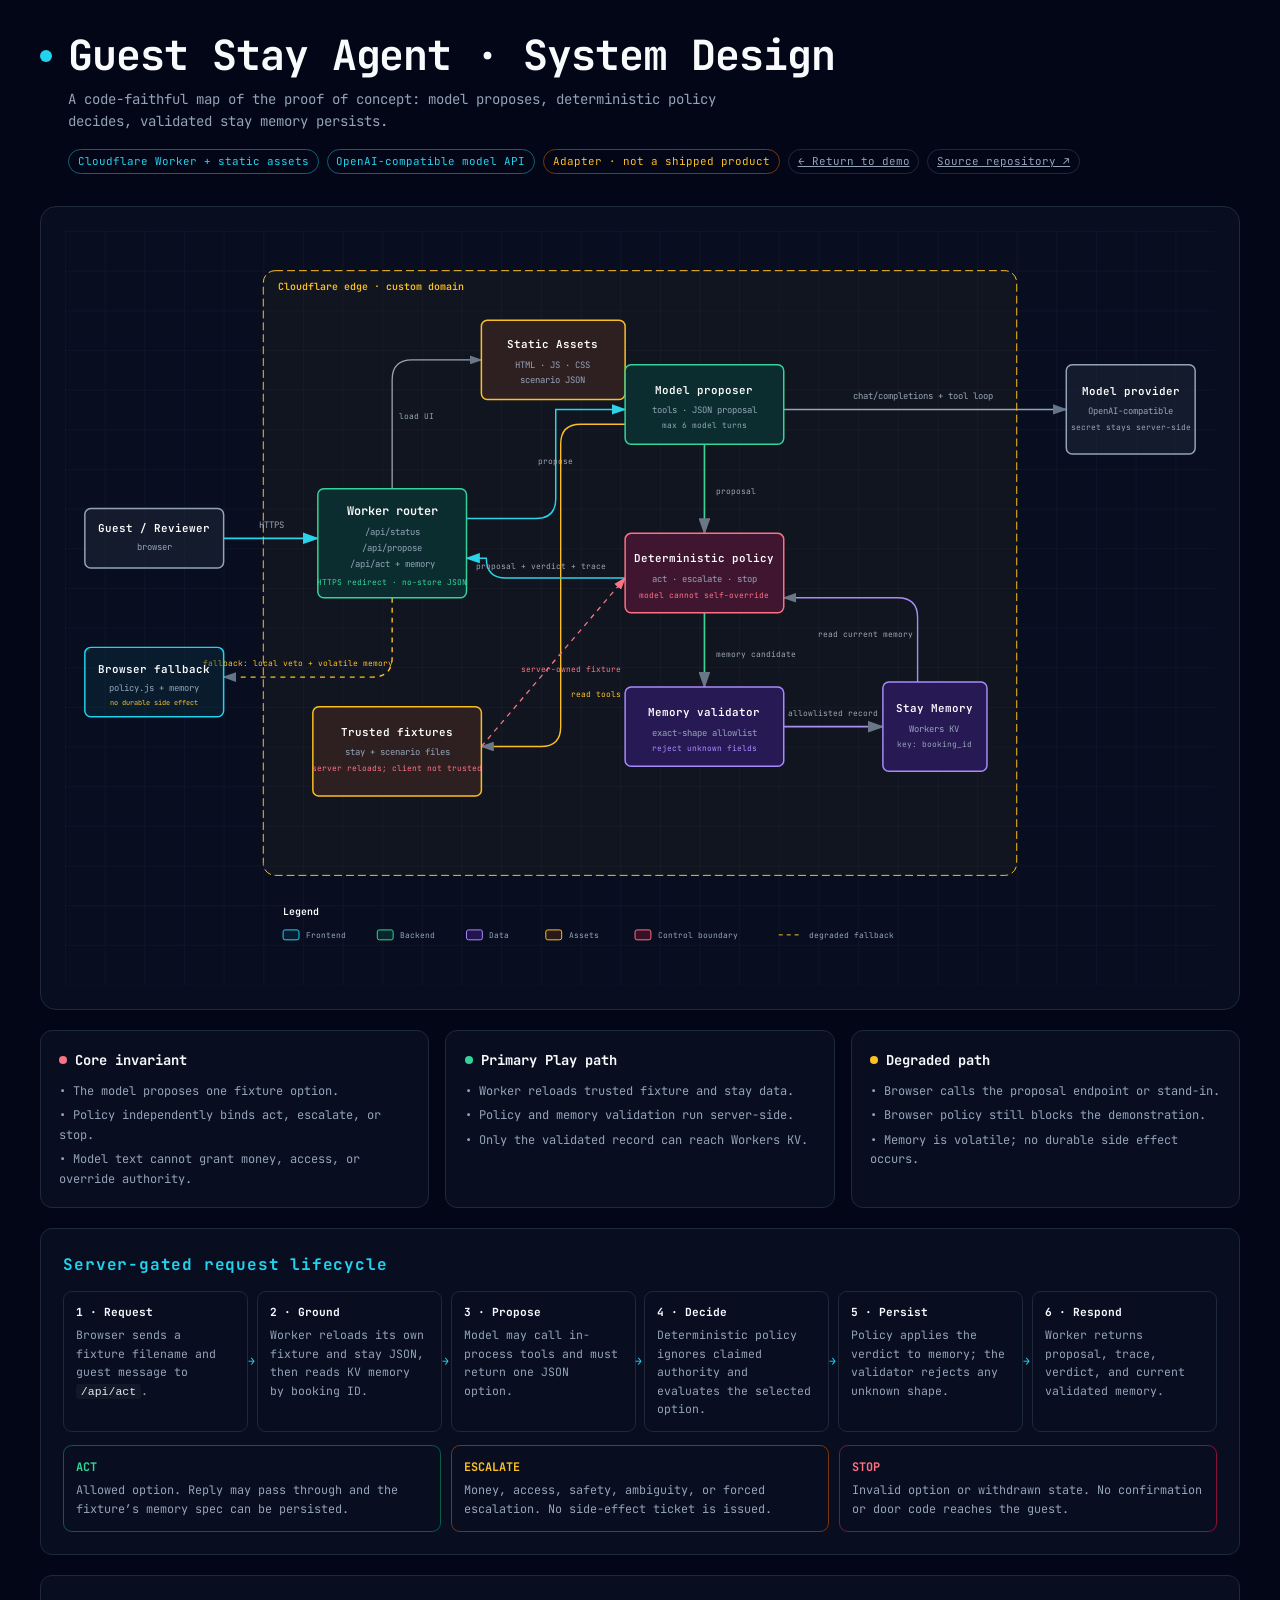
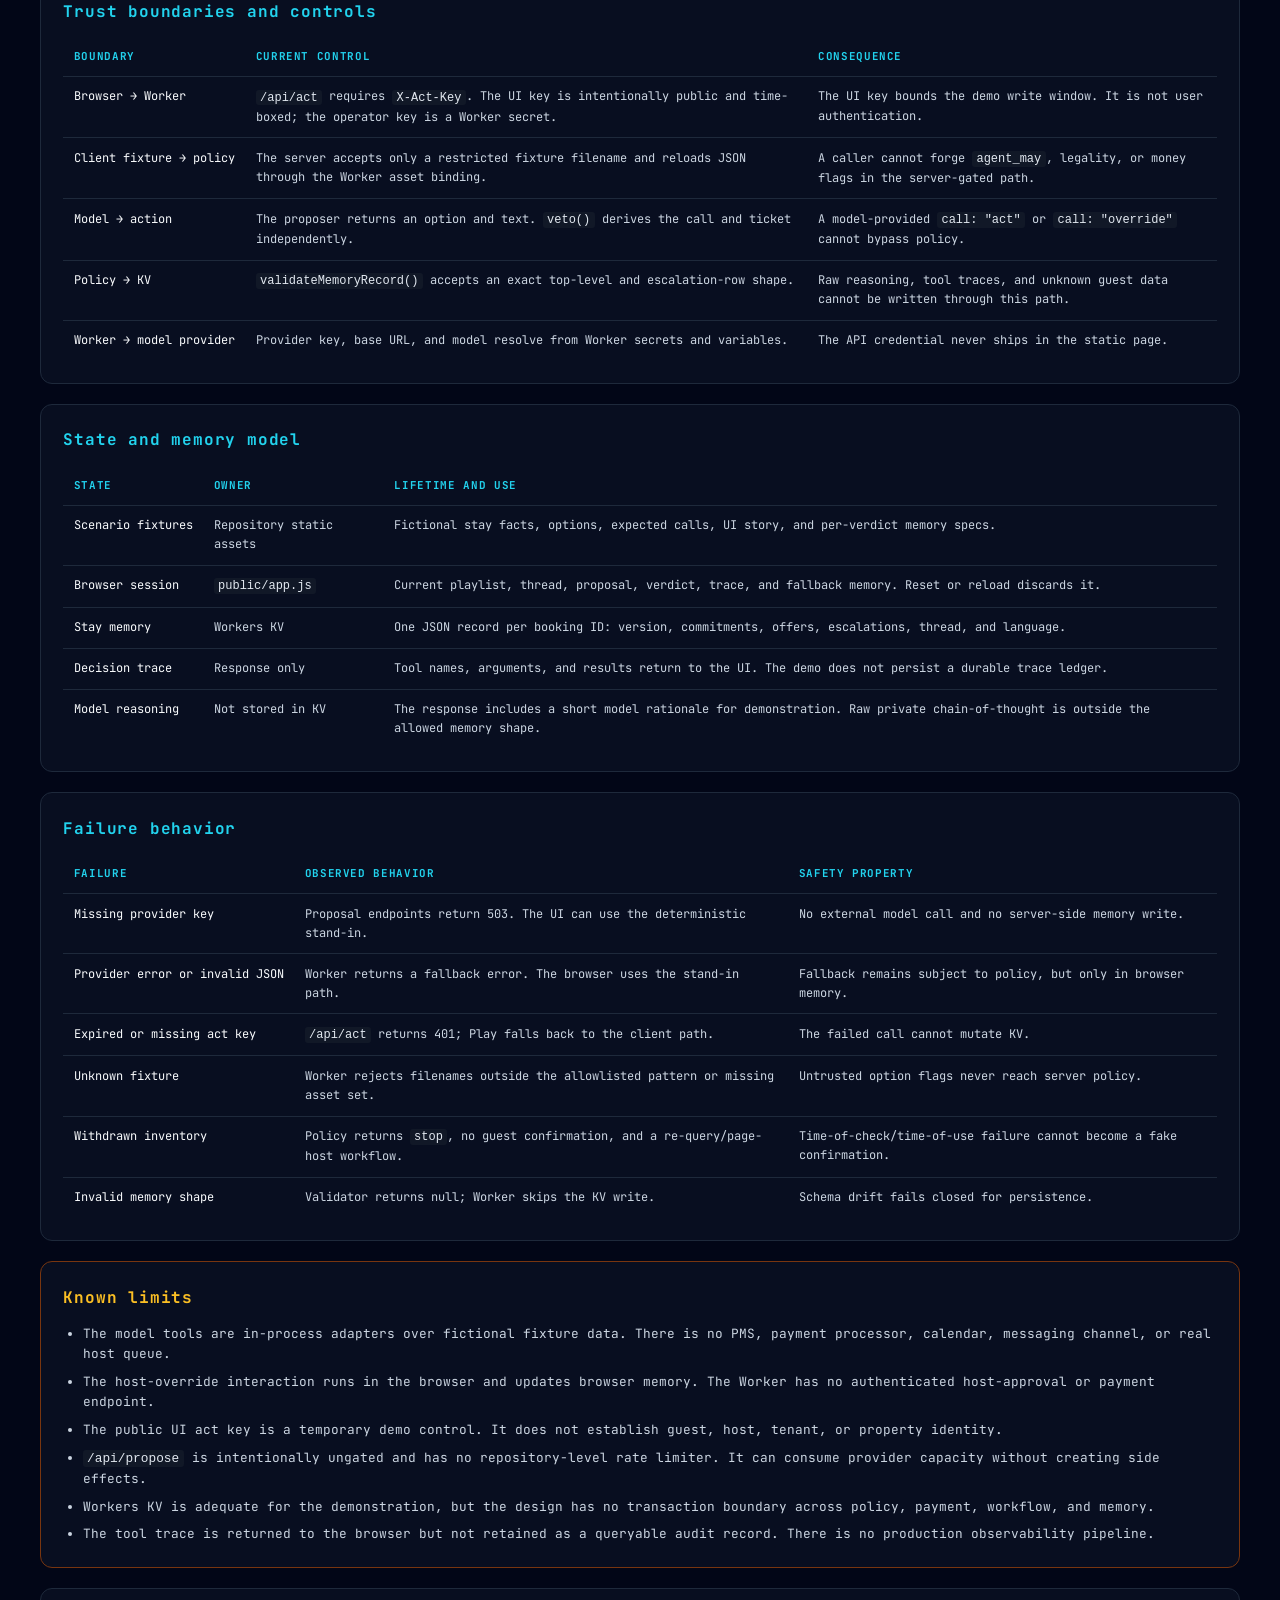
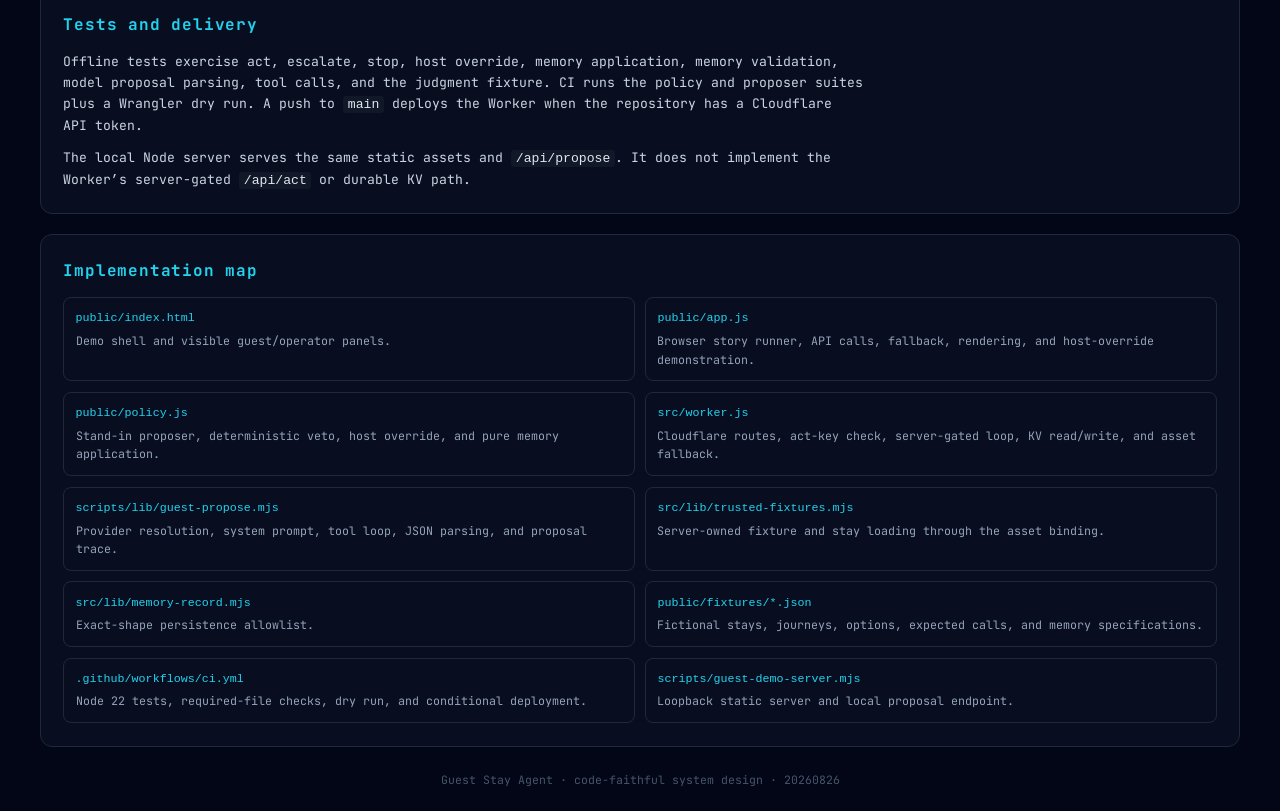
<file: public/system-design.html>
<!DOCTYPE html>
<html lang="en">
<head>
  <meta charset="UTF-8">
  <meta name="viewport" content="width=device-width, initial-scale=1.0">
  <meta name="description" content="System design for the guest-stay-agent proof of concept.">
  <title>Guest Stay Agent · System Design</title>
  <link rel="stylesheet" href="https://fonts.googleapis.com/css2?family=JetBrains+Mono:wght@400;500;600;700&amp;display=swap">
  <style>
    :root{--bg:#020617;--panel:#0f172a;--line:#1e293b;--ink:#f8fafc;--mute:#94a3b8;--cyan:#22d3ee;--emerald:#34d399;--violet:#a78bfa;--amber:#fbbf24;--rose:#fb7185;--orange:#fb923c}
    *{box-sizing:border-box;margin:0;padding:0}html{-webkit-text-size-adjust:100%;text-size-adjust:100%;scroll-behavior:smooth}body{background:var(--bg);color:var(--ink);font-family:"JetBrains Mono",ui-monospace,monospace;line-height:1.6;padding:2rem}.container{max-width:1200px;margin:0 auto}.header{margin-bottom:2rem}.header-row{display:flex;align-items:center;gap:1rem;margin-bottom:.5rem}.pulse-dot{width:12px;height:12px;background:var(--cyan);border-radius:50%;animation:pulse 2s infinite}@keyframes pulse{0%,100%{opacity:1}50%{opacity:.45}}h1{font-size:clamp(1.7rem,4vw,2.6rem);line-height:1.15;letter-spacing:-.025em}.subtitle{color:var(--mute);font-size:.875rem;margin-left:1.75rem;max-width:84ch}.meta{display:flex;flex-wrap:wrap;gap:.5rem;margin:1rem 0 0 1.75rem}.chip{border:1px solid var(--line);border-radius:999px;color:var(--mute);font-size:.68rem;padding:.2rem .55rem}.chip.cyan{border-color:#155e75;color:var(--cyan)}.chip.amber{border-color:#78350f;color:var(--amber)}a{color:var(--cyan)}a:focus-visible{outline:2px solid var(--cyan);outline-offset:2px}.diagram-container{background:rgba(15,23,42,.5);border-radius:1rem;border:1px solid var(--line);padding:1.5rem;overflow-x:auto}.diagram-container svg{width:100%;min-width:980px;display:block}.cards{display:grid;grid-template-columns:repeat(3,1fr);gap:1rem;margin-top:1.25rem}.card,.section{background:rgba(15,23,42,.5);border-radius:.75rem;border:1px solid var(--line)}.card{padding:1.15rem}.card-header{display:flex;align-items:center;gap:.5rem;margin-bottom:.65rem}.card-dot{width:8px;height:8px;border-radius:50%}.card-dot.cyan{background:var(--cyan)}.card-dot.emerald{background:var(--emerald)}.card-dot.violet{background:var(--violet)}.card-dot.amber{background:var(--amber)}.card-dot.rose{background:var(--rose)}.card h3{font-size:.86rem}.card ul{list-style:none;color:var(--mute);font-size:.75rem}.card li+li{margin-top:.35rem}.section{padding:1.4rem;margin-top:1.25rem}.section h2{color:var(--cyan);font-size:1rem;letter-spacing:.05em;margin-bottom:.85rem}.section h3{font-size:.85rem;margin:1rem 0 .45rem}.section p{color:#cbd5e1;font-size:.82rem;max-width:100ch}.section p+p{margin-top:.7rem}.flow{display:grid;grid-template-columns:repeat(6,1fr);gap:.55rem;align-items:stretch}.step{position:relative;border:1px solid var(--line);border-radius:.55rem;padding:.75rem;color:var(--mute);font-size:.72rem}.step b{display:block;color:var(--ink);font-size:.7rem;margin-bottom:.3rem}.step:not(:last-child)::after{content:"→";position:absolute;right:-.48rem;top:50%;transform:translateY(-50%);color:var(--cyan);z-index:2}.call-grid{display:grid;grid-template-columns:repeat(3,1fr);gap:.65rem;margin-top:.85rem}.call{border:1px solid var(--line);border-radius:.55rem;padding:.75rem;font-size:.74rem;color:var(--mute)}.call b{display:block;margin-bottom:.25rem}.call.act{border-color:#065f46}.call.act b{color:var(--emerald)}.call.escalate{border-color:#78350f}.call.escalate b{color:var(--amber)}.call.stop{border-color:#881337}.call.stop b{color:var(--rose)}.table-wrap{overflow-x:auto}table{width:100%;border-collapse:collapse;font-size:.75rem}th,td{text-align:left;vertical-align:top;padding:.65rem;border-bottom:1px solid var(--line)}th{color:var(--cyan);font-size:.68rem;letter-spacing:.06em;text-transform:uppercase}td{color:#cbd5e1}td:first-child{color:var(--ink);white-space:nowrap}tr:last-child td{border-bottom:0}code{color:#e2e8f0;background:#111827;border-radius:.2rem;padding:.06rem .28rem}.gap{border-color:#78350f}.gap h2{color:var(--amber)}.gap ul{padding-left:1.2rem;color:#cbd5e1;font-size:.8rem}.gap li+li{margin-top:.45rem}.file-map{display:grid;grid-template-columns:repeat(2,1fr);gap:.65rem}.file{border:1px solid var(--line);border-radius:.5rem;padding:.7rem}.file code{display:block;color:var(--cyan);background:none;padding:0;margin-bottom:.25rem;font-size:.73rem}.file p{font-size:.73rem;color:var(--mute)}.footer{text-align:center;margin-top:1.5rem;color:#475569;font-size:.72rem}@media(max-width:820px){body{padding:1rem}.cards{grid-template-columns:1fr}.flow{grid-template-columns:1fr}.step:not(:last-child)::after{content:"↓";right:auto;left:50%;top:auto;bottom:-.75rem}.call-grid,.file-map{grid-template-columns:1fr}.subtitle,.meta{margin-left:0}}@page{size:A4;margin:10mm}@media print{body{background:#fff;color:#111;padding:0;font-size:9pt}.pulse-dot{animation:none}.subtitle,.card ul,.section p,.step,.call,td,.gap ul,.file p,.footer{color:#374151}.card h3,.step b,td:first-child{color:#111}.meta{margin-top:3mm}.chip{color:#374151;border-color:#777}.diagram-container,.card,.section,.step,.call,.file{background:#fff;border-color:#888;box-shadow:none}.diagram-container{overflow:visible;padding:3mm}.diagram-container svg{min-width:0}.diagram-container svg>rect:first-of-type{fill:#fff}.diagram-container svg rect[fill="#0f172a"]{fill:#fff}.diagram-container svg text[fill="white"]{fill:#111}.diagram-container svg text[fill="#94a3b8"]{fill:#334155}.cards{grid-template-columns:repeat(3,1fr);gap:3mm}.card,.step,.call,.file{break-inside:avoid}.section{break-inside:auto;margin-top:4mm;padding:4mm}.section h2{color:#075985;break-after:avoid}.flow{grid-template-columns:repeat(3,1fr);gap:3mm}.step:not(:last-child)::after{display:none}.call-grid{grid-template-columns:repeat(3,1fr)}.table-wrap{overflow:visible}table{table-layout:fixed;overflow-wrap:anywhere;font-size:7pt}thead{display:table-header-group}tr{break-inside:avoid}td:first-child{white-space:normal}.file-map{grid-template-columns:repeat(2,1fr)}.gap{border-color:#92400e;break-inside:avoid}.gap h2{color:#92400e}}
  </style>
</head>
<body>
  <main class="container">
    <header class="header">
      <div class="header-row"><div class="pulse-dot"></div><h1>Guest Stay Agent · System Design</h1></div>
      <p class="subtitle">A code-faithful map of the proof of concept: model proposes, deterministic policy decides, validated stay memory persists.</p>
      <div class="meta"><span class="chip cyan">Cloudflare Worker + static assets</span><span class="chip cyan">OpenAI-compatible model API</span><span class="chip amber">Adapter · not a shipped product</span><a class="chip" href="/">← Return to demo</a><a class="chip" href="https://github.com/ngpestelos/guest-stay-agent">Source repository ↗</a></div>
    </header>

    <div class="diagram-container">
      <svg viewBox="0 0 1160 760" role="img" aria-label="Guest Stay Agent runtime architecture. The browser calls a Cloudflare Worker. The Worker loads trusted fixtures, invokes an external model through a proposer, applies deterministic policy, validates memory, and writes to Cloudflare KV. A browser-only fallback remains available.">
        <defs>
          <marker id="arrow" markerWidth="10" markerHeight="7" refX="9" refY="3.5" orient="auto"><polygon points="0 0,10 3.5,0 7" fill="#64748b"/></marker>
          <marker id="arrow-cyan" markerWidth="10" markerHeight="7" refX="9" refY="3.5" orient="auto"><polygon points="0 0,10 3.5,0 7" fill="#22d3ee"/></marker>
          <marker id="arrow-rose" markerWidth="10" markerHeight="7" refX="9" refY="3.5" orient="auto"><polygon points="0 0,10 3.5,0 7" fill="#fb7185"/></marker>
          <pattern id="grid" width="40" height="40" patternUnits="userSpaceOnUse"><path d="M40 0H0V40" fill="none" stroke="#1e293b" stroke-width=".5"/></pattern>
        </defs>
        <rect width="1160" height="760" fill="url(#grid)"/>

        <!-- Arrows render behind components. -->
        <line x1="160" y1="310" x2="255" y2="310" stroke="#22d3ee" stroke-width="1.7" marker-end="url(#arrow-cyan)"/>
        <text x="208" y="300" fill="#94a3b8" font-size="9" text-anchor="middle">HTTPS</text>
        <path d="M405 290H475Q495 290 495 270V180H565" fill="none" stroke="#22d3ee" stroke-width="1.5" marker-end="url(#arrow-cyan)"/>
        <text x="495" y="235" fill="#94a3b8" font-size="8" text-anchor="middle">propose</text>
        <line x1="725" y1="180" x2="1010" y2="180" stroke="#94a3b8" stroke-width="1.5" marker-end="url(#arrow)"/>
        <text x="865" y="169" fill="#94a3b8" font-size="9" text-anchor="middle">chat/completions + tool loop</text>
        <path d="M565 195H520Q500 195 500 215V500Q500 520 480 520H420" fill="none" stroke="#fbbf24" stroke-width="1.4" marker-end="url(#arrow)"/>
        <text x="510" y="470" fill="#fbbf24" font-size="8">read tools</text>
        <line x1="645" y1="215" x2="645" y2="305" stroke="#34d399" stroke-width="1.7" marker-end="url(#arrow)"/>
        <text x="657" y="265" fill="#94a3b8" font-size="8">proposal</text>
        <line x1="645" y1="385" x2="645" y2="460" stroke="#34d399" stroke-width="1.7" marker-end="url(#arrow)"/>
        <text x="657" y="430" fill="#94a3b8" font-size="8">memory candidate</text>
        <line x1="725" y1="500" x2="825" y2="500" stroke="#a78bfa" stroke-width="1.7" marker-end="url(#arrow)"/>
        <text x="775" y="489" fill="#94a3b8" font-size="8" text-anchor="middle">allowlisted record</text>
        <path d="M860 455V390Q860 370 840 370H725" fill="none" stroke="#a78bfa" stroke-width="1.4" marker-end="url(#arrow)"/>
        <text x="855" y="410" fill="#94a3b8" font-size="8" text-anchor="end">read current memory</text>
        <path d="M565 350H445Q425 350 425 330H405" fill="none" stroke="#22d3ee" stroke-width="1.5" marker-end="url(#arrow-cyan)"/>
        <text x="480" y="341" fill="#94a3b8" font-size="8" text-anchor="middle">proposal + verdict + trace</text>
        <path d="M330 370V430Q330 450 310 450H160" fill="none" stroke="#fbbf24" stroke-width="1.4" stroke-dasharray="5,5" marker-end="url(#arrow)"/>
        <text x="235" y="439" fill="#fbbf24" font-size="8" text-anchor="middle">fallback: local veto + volatile memory</text>
        <path d="M330 260V150Q330 130 350 130H420" fill="none" stroke="#94a3b8" stroke-width="1.3" marker-end="url(#arrow)"/>
        <text x="337" y="190" fill="#94a3b8" font-size="8">load UI</text>
        <line x1="420" y1="520" x2="565" y2="350" stroke="#fb7185" stroke-width="1.3" stroke-dasharray="5,5" marker-end="url(#arrow-rose)"/>
        <text x="460" y="445" fill="#fb7185" font-size="8">server-owned fixture</text>

        <!-- User and browser -->
        <rect x="20" y="280" width="140" height="60" rx="6" fill="rgba(30,41,59,.5)" stroke="#94a3b8" stroke-width="1.5"/>
        <text x="90" y="304" fill="white" font-size="11" font-weight="600" text-anchor="middle">Guest / Reviewer</text>
        <text x="90" y="322" fill="#94a3b8" font-size="9" text-anchor="middle">browser</text>
        <rect x="20" y="420" width="140" height="70" rx="6" fill="rgba(8,51,68,.4)" stroke="#22d3ee" stroke-width="1.5"/>
        <text x="90" y="446" fill="white" font-size="11" font-weight="600" text-anchor="middle">Browser fallback</text>
        <text x="90" y="464" fill="#94a3b8" font-size="9" text-anchor="middle">policy.js + memory</text>
        <text x="90" y="478" fill="#fbbf24" font-size="7" text-anchor="middle">no durable side effect</text>

        <!-- Cloudflare boundary -->
        <rect x="200" y="40" width="760" height="610" rx="12" fill="rgba(251,191,36,.035)" stroke="#fbbf24" stroke-width="1" stroke-dasharray="8,4"/>
        <text x="215" y="60" fill="#fbbf24" font-size="10" font-weight="600">Cloudflare edge · custom domain</text>

        <rect x="255" y="260" width="150" height="110" rx="6" fill="#0f172a"/>
        <rect x="255" y="260" width="150" height="110" rx="6" fill="rgba(6,78,59,.4)" stroke="#34d399" stroke-width="1.5"/>
        <text x="330" y="286" fill="white" font-size="12" font-weight="600" text-anchor="middle">Worker router</text>
        <text x="330" y="307" fill="#94a3b8" font-size="9" text-anchor="middle">/api/status</text>
        <text x="330" y="323" fill="#94a3b8" font-size="9" text-anchor="middle">/api/propose</text>
        <text x="330" y="339" fill="#94a3b8" font-size="9" text-anchor="middle">/api/act + memory</text>
        <text x="330" y="357" fill="#34d399" font-size="8" text-anchor="middle">HTTPS redirect · no-store JSON</text>

        <rect x="420" y="90" width="145" height="80" rx="6" fill="#0f172a"/>
        <rect x="420" y="90" width="145" height="80" rx="6" fill="rgba(120,53,15,.3)" stroke="#fbbf24" stroke-width="1.5"/>
        <text x="492" y="118" fill="white" font-size="11" font-weight="600" text-anchor="middle">Static Assets</text>
        <text x="492" y="138" fill="#94a3b8" font-size="9" text-anchor="middle">HTML · JS · CSS</text>
        <text x="492" y="153" fill="#94a3b8" font-size="9" text-anchor="middle">scenario JSON</text>

        <rect x="565" y="135" width="160" height="80" rx="6" fill="#0f172a"/>
        <rect x="565" y="135" width="160" height="80" rx="6" fill="rgba(6,78,59,.4)" stroke="#34d399" stroke-width="1.5"/>
        <text x="645" y="164" fill="white" font-size="11" font-weight="600" text-anchor="middle">Model proposer</text>
        <text x="645" y="184" fill="#94a3b8" font-size="9" text-anchor="middle">tools · JSON proposal</text>
        <text x="645" y="199" fill="#94a3b8" font-size="8" text-anchor="middle">max 6 model turns</text>

        <rect x="565" y="305" width="160" height="80" rx="6" fill="#0f172a"/>
        <rect x="565" y="305" width="160" height="80" rx="6" fill="rgba(136,19,55,.4)" stroke="#fb7185" stroke-width="1.5"/>
        <text x="645" y="334" fill="white" font-size="11" font-weight="600" text-anchor="middle">Deterministic policy</text>
        <text x="645" y="354" fill="#94a3b8" font-size="9" text-anchor="middle">act · escalate · stop</text>
        <text x="645" y="370" fill="#fb7185" font-size="8" text-anchor="middle">model cannot self-override</text>

        <rect x="565" y="460" width="160" height="80" rx="6" fill="#0f172a"/>
        <rect x="565" y="460" width="160" height="80" rx="6" fill="rgba(76,29,149,.4)" stroke="#a78bfa" stroke-width="1.5"/>
        <text x="645" y="489" fill="white" font-size="11" font-weight="600" text-anchor="middle">Memory validator</text>
        <text x="645" y="509" fill="#94a3b8" font-size="9" text-anchor="middle">exact-shape allowlist</text>
        <text x="645" y="525" fill="#a78bfa" font-size="8" text-anchor="middle">reject unknown fields</text>

        <rect x="825" y="455" width="105" height="90" rx="6" fill="#0f172a"/>
        <rect x="825" y="455" width="105" height="90" rx="6" fill="rgba(76,29,149,.4)" stroke="#a78bfa" stroke-width="1.5"/>
        <text x="877" y="485" fill="white" font-size="11" font-weight="600" text-anchor="middle">Stay Memory</text>
        <text x="877" y="505" fill="#94a3b8" font-size="9" text-anchor="middle">Workers KV</text>
        <text x="877" y="521" fill="#94a3b8" font-size="8" text-anchor="middle">key: booking_id</text>

        <rect x="250" y="480" width="170" height="90" rx="6" fill="#0f172a"/>
        <rect x="250" y="480" width="170" height="90" rx="6" fill="rgba(120,53,15,.3)" stroke="#fbbf24" stroke-width="1.5"/>
        <text x="335" y="509" fill="white" font-size="11" font-weight="600" text-anchor="middle">Trusted fixtures</text>
        <text x="335" y="529" fill="#94a3b8" font-size="9" text-anchor="middle">stay + scenario files</text>
        <text x="335" y="545" fill="#fb7185" font-size="8" text-anchor="middle">server reloads; client not trusted</text>

        <!-- External provider -->
        <rect x="1010" y="135" width="130" height="90" rx="6" fill="rgba(30,41,59,.5)" stroke="#94a3b8" stroke-width="1.5"/>
        <text x="1075" y="165" fill="white" font-size="11" font-weight="600" text-anchor="middle">Model provider</text>
        <text x="1075" y="185" fill="#94a3b8" font-size="9" text-anchor="middle">OpenAI-compatible</text>
        <text x="1075" y="201" fill="#94a3b8" font-size="8" text-anchor="middle">secret stays server-side</text>

        <!-- Legend outside boundary -->
        <text x="220" y="690" fill="white" font-size="10" font-weight="600">Legend</text>
        <rect x="220" y="705" width="16" height="10" rx="2" fill="rgba(8,51,68,.4)" stroke="#22d3ee"/><text x="243" y="713" fill="#94a3b8" font-size="8">Frontend</text>
        <rect x="315" y="705" width="16" height="10" rx="2" fill="rgba(6,78,59,.4)" stroke="#34d399"/><text x="338" y="713" fill="#94a3b8" font-size="8">Backend</text>
        <rect x="405" y="705" width="16" height="10" rx="2" fill="rgba(76,29,149,.4)" stroke="#a78bfa"/><text x="428" y="713" fill="#94a3b8" font-size="8">Data</text>
        <rect x="485" y="705" width="16" height="10" rx="2" fill="rgba(120,53,15,.3)" stroke="#fbbf24"/><text x="508" y="713" fill="#94a3b8" font-size="8">Assets</text>
        <rect x="575" y="705" width="16" height="10" rx="2" fill="rgba(136,19,55,.4)" stroke="#fb7185"/><text x="598" y="713" fill="#94a3b8" font-size="8">Control boundary</text>
        <line x1="720" y1="710" x2="742" y2="710" stroke="#fbbf24" stroke-dasharray="4,4"/><text x="750" y="713" fill="#94a3b8" font-size="8">degraded fallback</text>
      </svg>
    </div>

    <div class="cards">
      <article class="card"><div class="card-header"><div class="card-dot rose"></div><h3>Core invariant</h3></div><ul><li>• The model proposes one fixture option.</li><li>• Policy independently binds act, escalate, or stop.</li><li>• Model text cannot grant money, access, or override authority.</li></ul></article>
      <article class="card"><div class="card-header"><div class="card-dot emerald"></div><h3>Primary Play path</h3></div><ul><li>• Worker reloads trusted fixture and stay data.</li><li>• Policy and memory validation run server-side.</li><li>• Only the validated record can reach Workers KV.</li></ul></article>
      <article class="card"><div class="card-header"><div class="card-dot amber"></div><h3>Degraded path</h3></div><ul><li>• Browser calls the proposal endpoint or stand-in.</li><li>• Browser policy still blocks the demonstration.</li><li>• Memory is volatile; no durable side effect occurs.</li></ul></article>
    </div>

    <section class="section">
      <h2>Server-gated request lifecycle</h2>
      <div class="flow">
        <div class="step"><b>1 · Request</b>Browser sends a fixture filename and guest message to <code>/api/act</code>.</div>
        <div class="step"><b>2 · Ground</b>Worker reloads its own fixture and stay JSON, then reads KV memory by booking ID.</div>
        <div class="step"><b>3 · Propose</b>Model may call in-process tools and must return one JSON option.</div>
        <div class="step"><b>4 · Decide</b>Deterministic policy ignores claimed authority and evaluates the selected option.</div>
        <div class="step"><b>5 · Persist</b>Policy applies the verdict to memory; the validator rejects any unknown shape.</div>
        <div class="step"><b>6 · Respond</b>Worker returns proposal, trace, verdict, and current validated memory.</div>
      </div>
      <div class="call-grid">
        <div class="call act"><b>ACT</b>Allowed option. Reply may pass through and the fixture’s memory spec can be persisted.</div>
        <div class="call escalate"><b>ESCALATE</b>Money, access, safety, ambiguity, or forced escalation. No side-effect ticket is issued.</div>
        <div class="call stop"><b>STOP</b>Invalid option or withdrawn state. No confirmation or door code reaches the guest.</div>
      </div>
    </section>

    <section class="section">
      <h2>Trust boundaries and controls</h2>
      <div class="table-wrap"><table>
        <thead><tr><th>Boundary</th><th>Current control</th><th>Consequence</th></tr></thead>
        <tbody>
          <tr><td>Browser → Worker</td><td><code>/api/act</code> requires <code>X-Act-Key</code>. The UI key is intentionally public and time-boxed; the operator key is a Worker secret.</td><td>The UI key bounds the demo write window. It is not user authentication.</td></tr>
          <tr><td>Client fixture → policy</td><td>The server accepts only a restricted fixture filename and reloads JSON through the Worker asset binding.</td><td>A caller cannot forge <code>agent_may</code>, legality, or money flags in the server-gated path.</td></tr>
          <tr><td>Model → action</td><td>The proposer returns an option and text. <code>veto()</code> derives the call and ticket independently.</td><td>A model-provided <code>call: "act"</code> or <code>call: "override"</code> cannot bypass policy.</td></tr>
          <tr><td>Policy → KV</td><td><code>validateMemoryRecord()</code> accepts an exact top-level and escalation-row shape.</td><td>Raw reasoning, tool traces, and unknown guest data cannot be written through this path.</td></tr>
          <tr><td>Worker → model provider</td><td>Provider key, base URL, and model resolve from Worker secrets and variables.</td><td>The API credential never ships in the static page.</td></tr>
        </tbody>
      </table></div>
    </section>

    <section class="section">
      <h2>State and memory model</h2>
      <div class="table-wrap"><table>
        <thead><tr><th>State</th><th>Owner</th><th>Lifetime and use</th></tr></thead>
        <tbody>
          <tr><td>Scenario fixtures</td><td>Repository static assets</td><td>Fictional stay facts, options, expected calls, UI story, and per-verdict memory specs.</td></tr>
          <tr><td>Browser session</td><td><code>public/app.js</code></td><td>Current playlist, thread, proposal, verdict, trace, and fallback memory. Reset or reload discards it.</td></tr>
          <tr><td>Stay memory</td><td>Workers KV</td><td>One JSON record per booking ID: version, commitments, offers, escalations, thread, and language.</td></tr>
          <tr><td>Decision trace</td><td>Response only</td><td>Tool names, arguments, and results return to the UI. The demo does not persist a durable trace ledger.</td></tr>
          <tr><td>Model reasoning</td><td>Not stored in KV</td><td>The response includes a short model rationale for demonstration. Raw private chain-of-thought is outside the allowed memory shape.</td></tr>
        </tbody>
      </table></div>
    </section>

    <section class="section">
      <h2>Failure behavior</h2>
      <div class="table-wrap"><table>
        <thead><tr><th>Failure</th><th>Observed behavior</th><th>Safety property</th></tr></thead>
        <tbody>
          <tr><td>Missing provider key</td><td>Proposal endpoints return 503. The UI can use the deterministic stand-in.</td><td>No external model call and no server-side memory write.</td></tr>
          <tr><td>Provider error or invalid JSON</td><td>Worker returns a fallback error. The browser uses the stand-in path.</td><td>Fallback remains subject to policy, but only in browser memory.</td></tr>
          <tr><td>Expired or missing act key</td><td><code>/api/act</code> returns 401; Play falls back to the client path.</td><td>The failed call cannot mutate KV.</td></tr>
          <tr><td>Unknown fixture</td><td>Worker rejects filenames outside the allowlisted pattern or missing asset set.</td><td>Untrusted option flags never reach server policy.</td></tr>
          <tr><td>Withdrawn inventory</td><td>Policy returns <code>stop</code>, no guest confirmation, and a re-query/page-host workflow.</td><td>Time-of-check/time-of-use failure cannot become a fake confirmation.</td></tr>
          <tr><td>Invalid memory shape</td><td>Validator returns null; Worker skips the KV write.</td><td>Schema drift fails closed for persistence.</td></tr>
        </tbody>
      </table></div>
    </section>

    <section class="section gap">
      <h2>Known limits</h2>
      <ul>
        <li>The model tools are in-process adapters over fictional fixture data. There is no PMS, payment processor, calendar, messaging channel, or real host queue.</li>
        <li>The host-override interaction runs in the browser and updates browser memory. The Worker has no authenticated host-approval or payment endpoint.</li>
        <li>The public UI act key is a temporary demo control. It does not establish guest, host, tenant, or property identity.</li>
        <li><code>/api/propose</code> is intentionally ungated and has no repository-level rate limiter. It can consume provider capacity without creating side effects.</li>
        <li>Workers KV is adequate for the demonstration, but the design has no transaction boundary across policy, payment, workflow, and memory.</li>
        <li>The tool trace is returned to the browser but not retained as a queryable audit record. There is no production observability pipeline.</li>
      </ul>
    </section>

    <section class="section">
      <h2>Tests and delivery</h2>
      <p>Offline tests exercise act, escalate, stop, host override, memory application, memory validation, model proposal parsing, tool calls, and the judgment fixture. CI runs the policy and proposer suites plus a Wrangler dry run. A push to <code>main</code> deploys the Worker when the repository has a Cloudflare API token.</p>
      <p>The local Node server serves the same static assets and <code>/api/propose</code>. It does not implement the Worker’s server-gated <code>/api/act</code> or durable KV path.</p>
    </section>

    <section class="section">
      <h2>Implementation map</h2>
      <div class="file-map">
        <div class="file"><code>public/index.html</code><p>Demo shell and visible guest/operator panels.</p></div>
        <div class="file"><code>public/app.js</code><p>Browser story runner, API calls, fallback, rendering, and host-override demonstration.</p></div>
        <div class="file"><code>public/policy.js</code><p>Stand-in proposer, deterministic veto, host override, and pure memory application.</p></div>
        <div class="file"><code>src/worker.js</code><p>Cloudflare routes, act-key check, server-gated loop, KV read/write, and asset fallback.</p></div>
        <div class="file"><code>scripts/lib/guest-propose.mjs</code><p>Provider resolution, system prompt, tool loop, JSON parsing, and proposal trace.</p></div>
        <div class="file"><code>src/lib/trusted-fixtures.mjs</code><p>Server-owned fixture and stay loading through the asset binding.</p></div>
        <div class="file"><code>src/lib/memory-record.mjs</code><p>Exact-shape persistence allowlist.</p></div>
        <div class="file"><code>public/fixtures/*.json</code><p>Fictional stays, journeys, options, expected calls, and memory specifications.</p></div>
        <div class="file"><code>.github/workflows/ci.yml</code><p>Node 22 tests, required-file checks, dry run, and conditional deployment.</p></div>
        <div class="file"><code>scripts/guest-demo-server.mjs</code><p>Loopback static server and local proposal endpoint.</p></div>
      </div>
    </section>

    <p class="footer">Guest Stay Agent · code-faithful system design · 20260826</p>
  </main>
</body>
</html>
</file>
